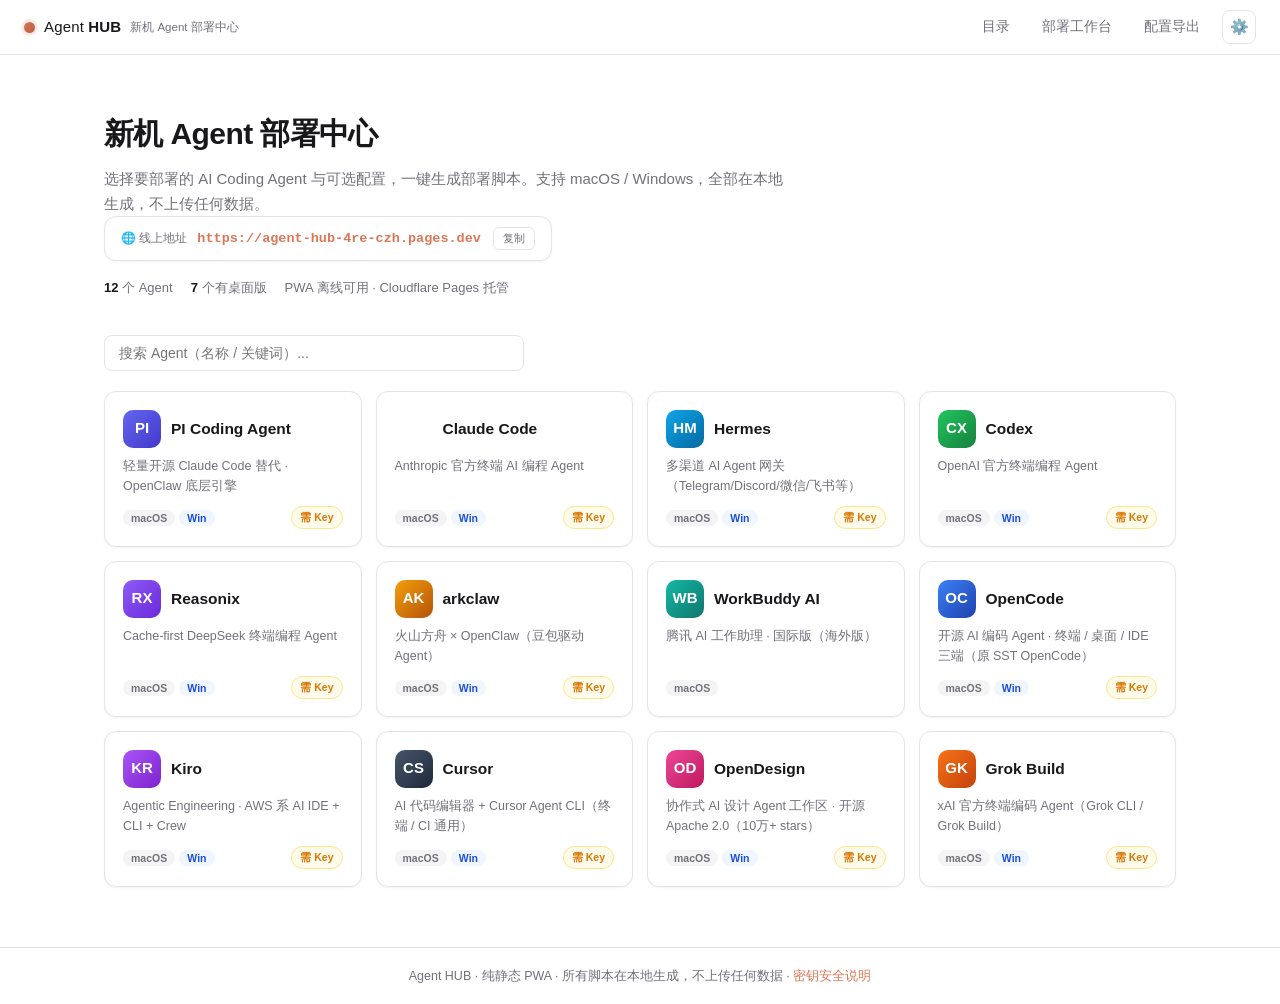
<file: public/index.html>
<!DOCTYPE html>
<html lang="zh-CN">
<head>
<meta charset="UTF-8">
<meta name="viewport" content="width=device-width, initial-scale=1.0">
<meta name="theme-color" content="#ffffff">
<title>Agent HUB · 新机 Agent 部署中心</title>
<link rel="manifest" href="manifest.webmanifest">
<link rel="icon" href="data:image/svg+xml,<svg xmlns='http://www.w3.org/2000/svg' viewBox='0 0 100 100'><text y='.9em' font-size='90'>🛠️</text></svg>">
<link rel="stylesheet" href="styles.css">
</head>
<body>

<header id="topbar">
  <div class="brand" onclick="router.go('#/')">
    <span class="brand-dot"></span>
    <span class="brand-name">Agent <b>HUB</b></span>
    <span class="brand-sub">新机 Agent 部署中心</span>
  </div>
  <nav class="topnav">
    <a class="navlink" data-route="#/" href="#/">目录</a>
    <a class="navlink" data-route="#/workbench" href="#/workbench">部署工作台</a>
    <a class="navlink" data-route="#/export" href="#/export">配置导出</a>
    <button id="settingsBtn" class="icon-btn" title="设置" aria-label="设置">⚙️</button>
  </nav>
</header>

<main id="view"></main>

<footer id="footer">
  <p>Agent HUB · 纯静态 PWA · 所有脚本在本地生成，不上传任何数据 · <a href="#/export">密钥安全说明</a></p>
</footer>

<script src="app.js"></script>
</body>
</html>
</file>
<file: public/styles.css>
/* ===== Agent HUB · 白色 shadcn 风格 ===== */
:root {
  --bg: #ffffff; --fg: #18181b;
  --muted: #f4f4f5; --muted-fg: #71717a;
  --border: #e4e4e7; --card: #ffffff;
  --primary: #18181b; --primary-fg: #fafafa;
  --destructive: #ef4444; --destructive-bg: #fef2f2; --destructive-border: #fecaca;
  --warning: #d97706; --warning-bg: #fffbeb; --warning-border: #fde68a;
  --success: #16a34a; --success-bg: #f0fdf4; --success-border: #bbf7d0;
  --claude: #d97757;
  --radius: .5rem; --radius-lg: .75rem;
  --shadow-sm: 0 1px 2px 0 rgb(0 0 0 / .05);
  --shadow: 0 1px 3px 0 rgb(0 0 0 / .1), 0 1px 2px -1px rgb(0 0 0 / .1);
  --mono: "SF Mono","JetBrains Mono",ui-monospace,Menlo,Consolas,monospace;
}
* { margin: 0; padding: 0; box-sizing: border-box; }
body {
  font-family: -apple-system, BlinkMacSystemFont, "SF Pro Text", Inter, "PingFang SC", "Microsoft YaHei", sans-serif;
  background: var(--bg); color: var(--fg); line-height: 1.65; font-size: 15px;
  -webkit-font-smoothing: antialiased; min-height: 100vh; display: flex; flex-direction: column;
}
a { color: var(--claude); text-decoration: none; }
a:hover { text-decoration: underline; }

/* Topbar */
#topbar {
  position: sticky; top: 0; z-index: 100; background: rgba(255,255,255,.92); backdrop-filter: blur(12px);
  border-bottom: 1px solid var(--border); padding: 10px 24px;
  display: flex; align-items: center; justify-content: space-between; gap: 16px;
}
.brand { display: flex; align-items: center; gap: 9px; cursor: pointer; }
.brand-dot { width: 11px; height: 11px; border-radius: 9999px; background: linear-gradient(135deg,#d97757,#b85c3f); box-shadow: 0 0 0 3px rgba(217,119,87,.15); }
.brand-name { font-size: 15px; letter-spacing: .01em; }
.brand-sub { font-size: 11.5px; color: var(--muted-fg); }
.topnav { display: flex; gap: 4px; }
.navlink {
  padding: 6px 14px; border-radius: var(--radius); color: var(--muted-fg);
  font-size: 13.5px; font-weight: 500; transition: all .15s;
}
.navlink:hover { background: var(--muted); color: var(--fg); text-decoration: none; }
.navlink.active { background: var(--muted); color: var(--fg); }
.icon-btn {
  width: 34px; height: 34px; border-radius: var(--radius); border: 1px solid var(--border);
  background: #fff; cursor: pointer; font-size: 15px; display: flex; align-items: center; justify-content: center;
  transition: all .15s; margin-left: 4px;
}
.icon-btn:hover { border-color: var(--fg); background: var(--muted); }

/* ===== 设置弹窗 ===== */
.modal-overlay {
  position: fixed; inset: 0; z-index: 200; display: flex; align-items: center; justify-content: center;
  background: rgba(24,24,27,.45); backdrop-filter: blur(2px); padding: 20px;
  animation: fadeIn .2s ease;
}
.modal {
  background: var(--card); border: 1px solid var(--border); border-radius: var(--radius-lg);
  width: 100%; max-width: 460px; max-height: 84vh; overflow-y: auto; box-shadow: 0 20px 50px rgb(0 0 0 / .2);
}
.modal-head { display: flex; align-items: center; justify-content: space-between; padding: 16px 20px; border-bottom: 1px solid var(--border); }
.modal-head h2 { font-size: 16px; font-weight: 700; }
.modal-close { background: none; border: none; font-size: 18px; cursor: pointer; color: var(--muted-fg); padding: 4px 8px; border-radius: 6px; }
.modal-close:hover { background: var(--muted); color: var(--fg); }
.modal-body { padding: 18px 20px 22px; }
.setting-group { margin-bottom: 20px; }
.setting-group:last-child { margin-bottom: 4px; }
.setting-label { font-size: 13px; font-weight: 600; margin-bottom: 8px; color: var(--fg); }
.setting-hint { font-size: 12px; color: var(--muted-fg); margin-top: 6px; }
.radio-row { display: flex; gap: 8px; flex-wrap: wrap; }
.radio-btn {
  padding: 7px 14px; border-radius: var(--radius); border: 1px solid var(--border); background: #fff;
  font-size: 13px; cursor: pointer; transition: all .15s; font-family: inherit; color: var(--fg);
}
.radio-btn:hover { border-color: var(--fg); }
.radio-btn.active { background: var(--primary); border-color: var(--primary); color: var(--primary-fg); }
.modal-footer { display: flex; justify-content: flex-end; gap: 8px; padding: 14px 20px; border-top: 1px solid var(--border); }

/* ===== 深色主题 ===== */
[data-theme="dark"] {
  --bg: #09090b; --fg: #fafafa;
  --muted: #18181b; --muted-fg: #a1a1aa;
  --border: #27272a; --card: #101012;
  --primary: #fafafa; --primary-fg: #18181b;
  --destructive: #f87171; --destructive-bg: #3b1212; --destructive-border: #7f1d1d;
  --warning: #fbbf24; --warning-bg: #1c1506; --warning-border: #713f12;
  --success: #4ade80; --success-bg: #052e16; --success-border: #14532d;
  --shadow-sm: 0 1px 2px 0 rgb(0 0 0 / .3);
  --shadow: 0 1px 3px 0 rgb(0 0 0 / .4);
}
[data-theme="dark"] body { background: var(--bg); }
[data-theme="dark"] #topbar { background: rgba(9,9,11,.9); }
[data-theme="dark"] .codeblock pre { background: #0a0a0c; border-color: #27272a; color: #d4d4d8; }
[data-theme="dark"] .copy-btn, [data-theme="dark"] .icon-btn, [data-theme="dark"] .radio-btn,
[data-theme="dark"] .searchbox input, [data-theme="dark"] .btn { background: #18181b; color: #fafafa; }
[data-theme="dark"] th { background: #1c1c1f; }
[data-theme="dark"] .wb-agent.selected { background: #171310; }
[data-theme="dark"] .agent-icon { opacity: .92; }

/* ===== PWA 安装条 ===== */
#installBar {
  display: none; align-items: center; justify-content: space-between; gap: 12px;
  background: var(--card); border: 1px solid var(--claude); border-radius: var(--radius-lg);
  padding: 12px 16px; margin-bottom: 18px; box-shadow: var(--shadow);
}
#installBar.show { display: flex; }
#installBar .ib-text { font-size: 13.5px; }
#installBar .ib-text b { color: var(--claude); }

/* ===== 线上地址条 ===== */
.site-url {
  display: inline-flex; align-items: center; gap: 10px; flex-wrap: wrap;
  background: var(--card); border: 1px solid var(--border); border-radius: var(--radius-lg);
  padding: 10px 16px; box-shadow: var(--shadow-sm); font-size: 13.5px;
}
.site-url .su-label { color: var(--muted-fg); font-size: 12px; }
.site-url a {
  font-family: var(--mono); font-size: 13.5px; color: var(--claude); font-weight: 600;
  word-break: break-all;
}
.site-url .copy-btn { position: static; margin-left: 2px; }

/* Layout */
#view { flex: 1; max-width: 1120px; width: 100%; margin: 0 auto; padding: 28px 24px 60px; }
#footer { border-top: 1px solid var(--border); padding: 18px 24px; text-align: center; color: var(--muted-fg); font-size: 12.5px; }

/* Hero */
.hero { padding: 26px 0 30px; }
.hero h1 { font-size: 30px; font-weight: 800; letter-spacing: -.02em; }
.hero p { color: var(--muted-fg); max-width: 680px; margin-top: 8px; font-size: 15px; }
.hero .stats { display: flex; gap: 18px; margin-top: 16px; flex-wrap: wrap; }
.stat { font-size: 13px; color: var(--muted-fg); }
.stat b { color: var(--fg); font-variant-numeric: tabular-nums; }

/* Search */
.searchbox { margin: 6px 0 20px; }
.searchbox input {
  width: 100%; max-width: 420px; padding: 9px 14px; border: 1px solid var(--border);
  border-radius: var(--radius); font-size: 14px; font-family: inherit; background: #fff;
}
.searchbox input:focus { outline: 2px solid rgba(217,119,87,.35); border-color: var(--claude); }

/* Cards grid */
.grid { display: grid; grid-template-columns: repeat(auto-fill, minmax(250px, 1fr)); gap: 14px; }
.agent-card {
  background: var(--card); border: 1px solid var(--border); border-radius: var(--radius-lg);
  padding: 18px 18px 16px; box-shadow: var(--shadow-sm); cursor: pointer; transition: all .18s;
  display: flex; flex-direction: column; gap: 8px;
}
.agent-card:hover { border-color: var(--claude); transform: translateY(-2px); box-shadow: var(--shadow); }
.agent-card .ac-top { display: flex; align-items: center; gap: 10px; }
.agent-icon {
  width: 38px; height: 38px; border-radius: 10px; display: flex; align-items: center; justify-content: center;
  font-weight: 800; font-size: 15px; color: #fff; flex-shrink: 0;
}
.agent-icon.pi { background: linear-gradient(135deg,#6366f1,#4338ca); }
.agent-icon.cc { background: linear-gradient(135deg,#d97757,#b85c3f); }
.agent-icon.hermes { background: linear-gradient(135deg,#0ea5e9,#0369a1); }
.agent-icon.codex { background: linear-gradient(135deg,#22c55e,#15803d); }
.agent-icon.reasonix { background: linear-gradient(135deg,#8b5cf6,#6d28d9); }
.agent-icon.arkclaw { background: linear-gradient(135deg,#f59e0b,#b45309); }
.agent-icon.workbuddy { background: linear-gradient(135deg,#14b8a6,#0f766e); }
.agent-icon.opencode { background: linear-gradient(135deg,#3b82f6,#1e40af); }
.agent-icon.kiro { background: linear-gradient(135deg,#a855f7,#7e22ce); }
.agent-icon.cursor { background: linear-gradient(135deg,#475569,#1e293b); }
.agent-icon.open-design { background: linear-gradient(135deg,#ec4899,#be185d); }
.agent-icon.grok { background: linear-gradient(135deg,#f97316,#c2410c); }
.agent-card h3 { font-size: 15.5px; font-weight: 700; }
.agent-card .ac-tag { font-size: 12.5px; color: var(--muted-fg); flex: 1; }
.agent-card .ac-foot { display: flex; align-items: center; justify-content: space-between; }
.platform-badge { font-size: 11px; color: var(--muted-fg); }
.pill { font-size: 10.5px; padding: 2px 8px; border-radius: 9999px; font-weight: 600; }
.pill.mac { background: var(--muted); color: var(--muted-fg); }
.pill.win { background: #eff6ff; color: #1d4ed8; }
.pill.needkey { background: var(--warning-bg); color: var(--warning); border: 1px solid var(--warning-border); }

/* Section headings */
.view-head { margin-bottom: 18px; }
.view-head .back { font-size: 13px; color: var(--muted-fg); cursor: pointer; }
.view-head h1 { font-size: 24px; font-weight: 800; margin-top: 6px; letter-spacing: -.01em; }
.view-head p { color: var(--muted-fg); margin-top: 6px; max-width: 760px; }

/* Card */
.card { background: var(--card); border: 1px solid var(--border); border-radius: var(--radius-lg); padding: 20px 22px; margin-bottom: 16px; box-shadow: var(--shadow-sm); }
.card h3 { font-size: 15px; font-weight: 700; margin-bottom: 10px; }
.card h4 { font-size: 13.5px; font-weight: 600; margin: 14px 0 6px; color: var(--fg); }

/* Alert */
.alert { display: flex; gap: 12px; padding: 13px 16px; border-radius: var(--radius-lg); border: 1px solid var(--border); margin-bottom: 14px; font-size: 13.5px; }
.alert .t { font-weight: 600; margin-bottom: 2px; }
.alert .d { color: var(--muted-fg); }
.alert-warn { background: var(--warning-bg); border-color: var(--warning-border); }
.alert-warn .t { color: #92400e; }
.alert-err { background: var(--destructive-bg); border-color: var(--destructive-border); }
.alert-err .t { color: #b91c1c; }
.alert-ok { background: var(--success-bg); border-color: var(--success-border); }
.alert-ok .t { color: #166534; }

/* Code */
code.inline { background: var(--muted); border: 1px solid var(--border); border-radius: 5px; padding: 1px 6px; font-family: var(--mono); font-size: 12.5px; }
.codeblock { position: relative; margin: 10px 0; }
.codeblock pre {
  background: var(--muted); border: 1px solid var(--border); border-radius: var(--radius);
  padding: 13px 15px; overflow-x: auto; font-family: var(--mono); font-size: 12.5px; line-height: 1.6; color: #27272a;
  white-space: pre-wrap; word-break: break-all; max-height: 420px; overflow-y: auto;
}
.copy-btn {
  position: absolute; top: 8px; right: 8px; background: #fff; border: 1px solid var(--border);
  color: var(--muted-fg); font-size: 11px; padding: 3px 9px; border-radius: 6px; cursor: pointer; transition: all .15s;
}
.copy-btn:hover { color: var(--fg); border-color: var(--fg); }
.copy-btn.copied { color: var(--success); border-color: var(--success); }

/* Table */
table { width: 100%; border-collapse: collapse; margin: 10px 0; font-size: 13px; }
th, td { text-align: left; padding: 8px 11px; border-bottom: 1px solid var(--border); }
th { color: var(--muted-fg); font-weight: 500; font-size: 12px; background: var(--muted); }

/* Checkbox items */
.bundle-item { display: flex; align-items: flex-start; gap: 11px; padding: 11px 14px; border: 1px solid var(--border); border-radius: var(--radius); margin-bottom: 8px; cursor: pointer; transition: all .15s; background: #fff; }
.bundle-item:hover { border-color: var(--fg); }
.bundle-item.checked { border-color: var(--success-border); background: var(--success-bg); }
.bundle-item input { margin-top: 4px; accent-color: var(--success); width: 16px; height: 16px; flex-shrink: 0; }
.bundle-item .bi-title { font-weight: 600; font-size: 13.5px; }
.bundle-item .bi-desc { font-size: 12.5px; color: var(--muted-fg); }
.sub-options { margin: 8px 0 2px 26px; display: flex; flex-direction: column; gap: 5px; }
.sub-options label { font-size: 12.5px; color: var(--fg); display: flex; gap: 7px; align-items: center; cursor: pointer; }

/* Buttons */
.btn { display: inline-flex; align-items: center; gap: 7px; padding: 9px 18px; border-radius: var(--radius); border: 1px solid var(--border); background: #fff; color: var(--fg); font-size: 13.5px; font-weight: 500; cursor: pointer; transition: all .15s; font-family: inherit; }
.btn:hover { border-color: var(--fg); }
.btn.primary { background: var(--primary); border-color: var(--primary); color: var(--primary-fg); }
.btn.primary:hover { background: #27272a; }
.btn.sm { padding: 5px 11px; font-size: 12.5px; }

/* Workbench */
.workbench { display: grid; grid-template-columns: 1fr 1fr; gap: 18px; align-items: start; }
@media (max-width: 900px) { .workbench { grid-template-columns: 1fr; } }
.wb-agent { border: 1px solid var(--border); border-radius: var(--radius-lg); padding: 14px 16px; margin-bottom: 10px; box-shadow: var(--shadow-sm); }
.wb-agent.selected { border-color: var(--claude); background: #fffaf8; }
.wb-agent .wb-top { display: flex; align-items: center; gap: 10px; }
.wb-agent input[type=checkbox] { accent-color: var(--claude); width: 17px; height: 17px; flex-shrink: 0; }
.wb-agent .wb-bundles { margin: 10px 0 2px 26px; display: flex; flex-direction: column; gap: 5px; }
.wb-agent .wb-bundles label { font-size: 12.5px; color: var(--muted-fg); display: flex; gap: 7px; align-items: center; cursor: pointer; }

.tabs { display: flex; gap: 4px; background: var(--muted); padding: 4px; border-radius: var(--radius-lg); width: fit-content; margin-bottom: 10px; }
.tab-btn { background: transparent; border: none; color: var(--muted-fg); padding: 6px 16px; border-radius: calc(var(--radius-lg) - 2px); cursor: pointer; font-size: 13px; font-weight: 500; font-family: inherit; }
.tab-btn.active { background: #fff; color: var(--fg); box-shadow: var(--shadow-sm); border: 1px solid var(--border); }

.checklist { list-style: none; }
.checklist li { padding: 7px 0; border-bottom: 1px dashed var(--border); font-size: 13.5px; }
.checklist li code { margin: 0 4px; }

.empty { text-align: center; color: var(--muted-fg); padding: 60px 20px; font-size: 14px; }

/* 错误视图 */
.err-view { text-align: center; padding: 70px 20px; max-width: 520px; margin: 0 auto; }
.err-view .err-icon { font-size: 42px; margin-bottom: 12px; }
.err-view h2 { font-size: 20px; font-weight: 700; margin-bottom: 8px; }
.err-view p { color: var(--muted-fg); font-size: 14px; }

/* 推荐 / 描述 */
.rec-badge {
  font-size: 10px; font-weight: 600; padding: 1px 7px; border-radius: 9999px;
  background: var(--success-bg); color: #166534; border: 1px solid var(--success-border);
  margin-left: 4px; vertical-align: 1px; white-space: nowrap;
}
.sub-desc { display: block; font-size: 11.5px; color: var(--muted-fg); margin-left: 22px; margin-top: 1px; }
</file>
